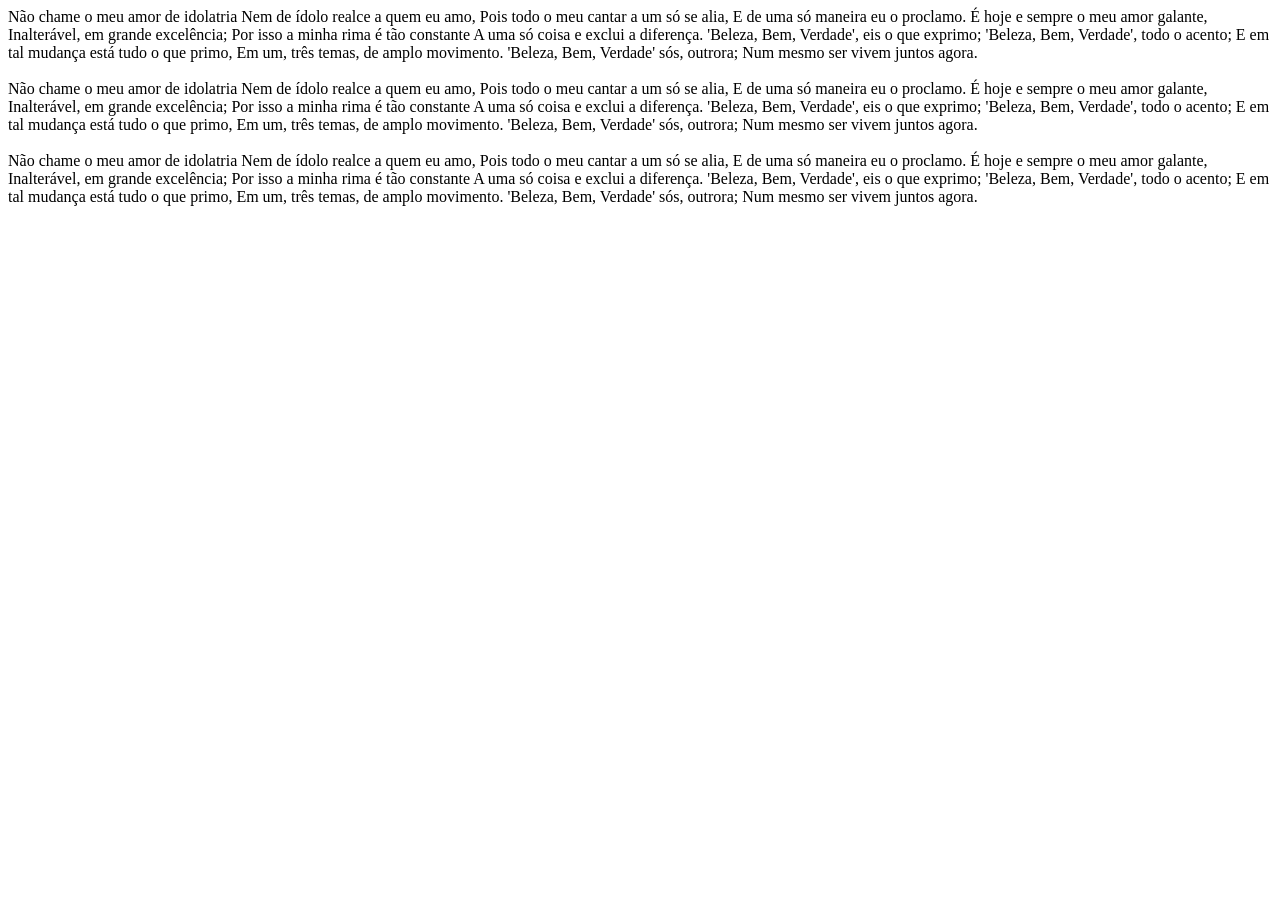
<file: Index.html>
<html> 

<head><title>senai-adam</title></head>


<style>
  
</style>


<body>


<div> Não chame o meu amor de idolatria
Nem de ídolo realce a quem eu amo,
Pois todo o meu cantar a um só se alia,
E de uma só maneira eu o proclamo.
É hoje e sempre o meu amor galante,
Inalterável, em grande excelência;
Por isso a minha rima é tão constante
A uma só coisa e exclui a diferença.
'Beleza, Bem, Verdade', eis o que exprimo;
'Beleza, Bem, Verdade', todo o acento;
E em tal mudança está tudo o que primo,
Em um, três temas, de amplo movimento.
'Beleza, Bem, Verdade' sós, outrora;
Num mesmo ser vivem juntos agora. </div><br>
<div> Não chame o meu amor de idolatria
Nem de ídolo realce a quem eu amo,
Pois todo o meu cantar a um só se alia,
E de uma só maneira eu o proclamo.
É hoje e sempre o meu amor galante,
Inalterável, em grande excelência;
Por isso a minha rima é tão constante
A uma só coisa e exclui a diferença.
'Beleza, Bem, Verdade', eis o que exprimo;
'Beleza, Bem, Verdade', todo o acento;
E em tal mudança está tudo o que primo,
Em um, três temas, de amplo movimento.
'Beleza, Bem, Verdade' sós, outrora;
Num mesmo ser vivem juntos agora. </div><br>
<div> Não chame o meu amor de idolatria
Nem de ídolo realce a quem eu amo,
Pois todo o meu cantar a um só se alia,
E de uma só maneira eu o proclamo.
É hoje e sempre o meu amor galante,
Inalterável, em grande excelência;
Por isso a minha rima é tão constante
A uma só coisa e exclui a diferença.
'Beleza, Bem, Verdade', eis o que exprimo;
'Beleza, Bem, Verdade', todo o acento;
E em tal mudança está tudo o que primo,
Em um, três temas, de amplo movimento.
'Beleza, Bem, Verdade' sós, outrora;
Num mesmo ser vivem juntos agora. </div>




</body>


</html>
</file>
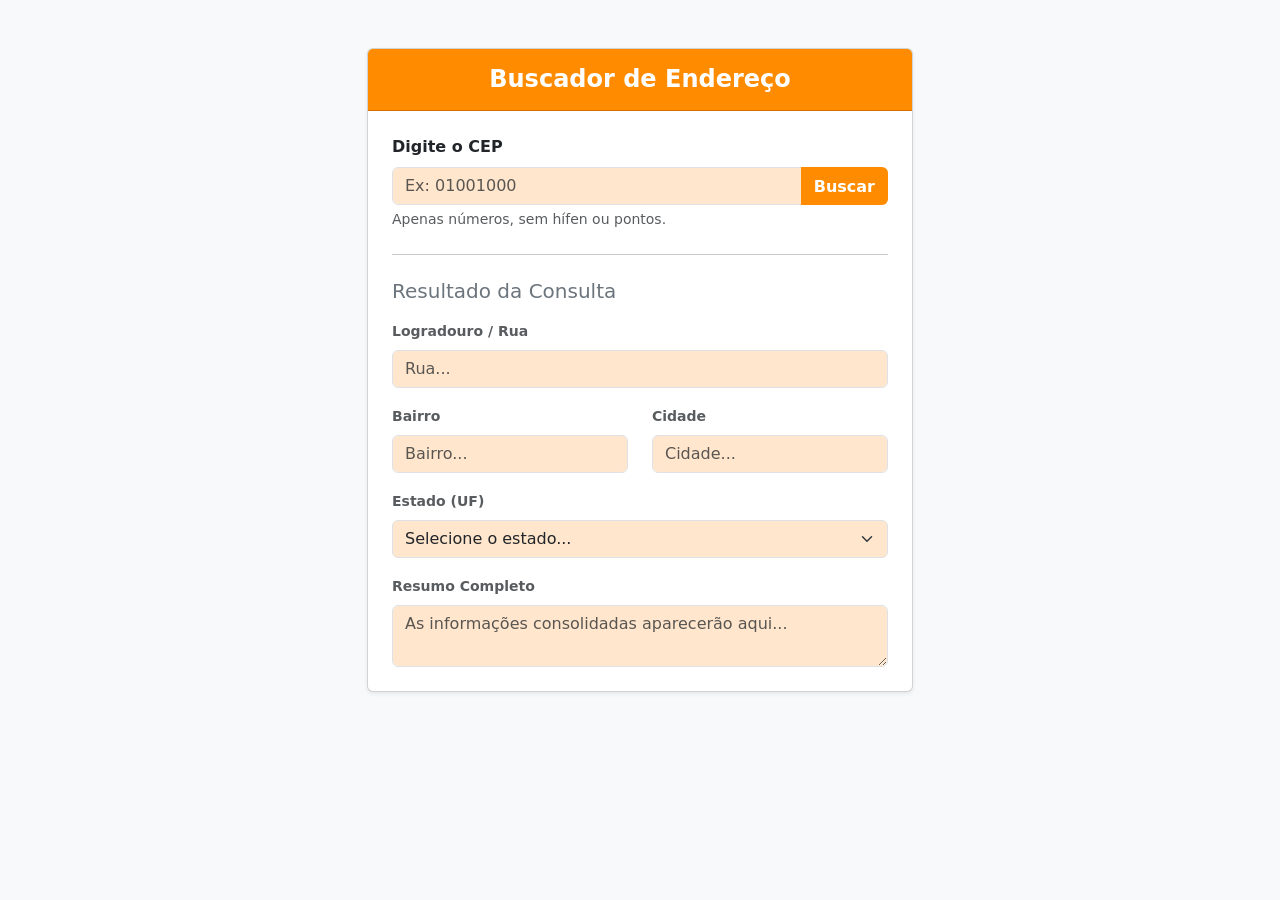
<file: index.html>
<!DOCTYPE html>
<html lang="pt-BR">
<head>
    <meta charset="UTF-8">
    <meta name="viewport" content="width=device-width, initial-scale=1.0">
    <title>Consulta de CEP</title>
    <link href="https://cdn.jsdelivr.net/npm/bootstrap@5.3.3/dist/css/bootstrap.min.css" rel="stylesheet" integrity="sha384-QWTKZyjpPEjISv5WaRU9OFeRpok6YctnYmDr5pNlyT2bRjXh0JMhjY6hW+ALEwIH" crossorigin="anonymous">

    <style>
    body {
        background-image: url('https://images.unsplash.com/photo-1524661135-423995f22d0b?q=80&w=1920') !important;
        background-size: cover;
        background-position: center; 
        background-attachment: fixed; 
        background-repeat: no-repeat;
    }

<<<<<<< HEAD

=======
>>>>>>> f93132d206bbe3f8fc8f8eed35f7963889ac0b56
    .clima-box {
        position: fixed;
        top: 20px;
        right: 20px;
        z-index: 1050;
        min-width: 220px;
        background-color: rgba(255, 255, 255, 0.95);
        border-left: 5px solid #ff8c00;
        transition: all 0.3s ease;
    }

    .form-control:placeholder-shown,
    .form-select { 
        background-color: #ffe6cc !important; 
    }

    .form-control:not(:placeholder-shown),
    .form-control-preenchido {
        background-color: #ffffff !important;
    }
</style>
</head>
<body class="bg-light">

    <div id="climaCard" class="card shadow-sm clima-box d-none">
        <div class="card-body p-3">
            <h6 class="card-title text-muted small fw-bold mb-1">Clima Atual</h6>
            <div class="d-flex align-items-center justify-content-between">
                <div>
                    <h4 class="mb-0 fw-bold text-dark" id="climaTemp">--°C</h4>
                    <small class="text-secondary" id="climaCidade">--</small>
                </div>
                <div class="fs-1" id="climaIcone">☀️</div>
            </div>
            <div class="text-muted small mt-1" id="climaCondicao">Buscando...</div>
        </div>
    </div>

    <div class="container py-5">
        <div class="row justify-content-center">
            <div class="col-md-6">
                
                <div class="card shadow-sm">
                    <div class="card-header text-white text-center py-3" style="background-color: #ff8c00;">
                        <h4 class="mb-0 fw-bold">Buscador de Endereço</h4>
                    </div>
                    <div class="card-body p-4">
                        
                        <div class="mb-4">
                            <label for="myInput" class="form-label fw-bold">Digite o CEP</label>
                            <div class="input-group">
                                <input type="text" id="myInput" class="form-control" placeholder="Ex: 01001000" maxlength="8">
                                <button class="btn text-white fw-bold" type="button" onclick="myFunction()" style="background-color: #ff8c00;">
                                    <span class="align-middle">Buscar</span>
                                </button>
                            </div>
                            <div class="form-text">Apenas números, sem hífen ou pontos.</div>
                        </div>

                        <hr class="my-4">

                        <h5 class="card-title mb-3 text-secondary">Resultado da Consulta</h5>
                        
                        <div class="mb-3">
                            <label class="form-label text-muted small fw-bold">Logradouro / Rua</label>
                            <input type="text" id="rua" class="form-control" readonly placeholder="Rua...">
                        </div>

                        <div class="row">
                            <div class="col-6 mb-3">
                                <label class="form-label text-muted small fw-bold">Bairro</label>
                                <input type="text" id="bairro" class="form-control" readonly placeholder="Bairro...">
                            </div>
                            <div class="col-6 mb-3">
                                <label class="form-label text-muted small fw-bold">Cidade</label>
                                <input type="text" id="cidade" class="form-control" readonly placeholder="Cidade...">
                            </div>
                        </div>

                        <div class="mb-3">
                            <label class="form-label text-muted small fw-bold">Estado (UF)</label>
                            <select id="estado" class="form-select" required style="pointer-events: none; touch-action: none;">
                                <option value="" selected disabled hidden>Selecione o estado...</option>
                                <option value="AC">Acre</option>
                                <option value="AL">Alagoas</option>
                                <option value="AP">Amapá</option>
                                <option value="AM">Amazonas</option>
                                <option value="BA">Bahia</option>
                                <option value="CE">Ceará</option>
                                <option value="DF">Distrito Federal</option>
                                <option value="ES">Espírito Santo</option>
                                <option value="GO">Goiás</option>
                                <option value="MA">Maranhão</option>
                                <option value="MT">Mato Grosso</option>
                                <option value="MS">Mato Grosso do Sul</option>
                                <option value="MG">Minas Gerais</option>
                                <option value="PA">Pará</option>
                                <option value="PB">Paraíba</option>
                                <option value="PR">Paraná</option>
                                <option value="PE">Pernambuco</option>
                                <option value="PI">Piauí</option>
                                <option value="RJ">Rio de Janeiro</option>
                                <option value="RN">Rio Grande do Norte</option>
                                <option value="RS">Rio Grande do Sul</option>
                                <option value="RO">Rondônia</option>
                                <option value="RR">Roraima</option>
                                <option value="SC">Santa Catarina</option>
                                <option value="SP">São Paulo</option>
                                <option value="SE">Sergipe</option>
                                <option value="TO">Tocantins</option>
                            </select>
                        </div>

                        <div class="mb-0">
                            <label class="form-label text-muted small fw-bold">Resumo Completo</label>
                            <textarea id="resumo" class="form-control" rows="2" readonly placeholder="As informações consolidadas aparecerão aqui..."></textarea>
                        </div>

                    </div>
                </div>

            </div>
        </div>
    </div>

    <script>
        function interpretarWMO(codigo) {
            const tabela = {
                0: { texto: "Céu limpo", icone: "☀️" },
                1: { texto: "Principalmente limpo", icone: "🌤️" },
                2: { texto: "Parcialmente nublado", icone: "⛅" },
                3: { texto: "Encoberto", icone: "☁️" },
                45: { texto: "Névoa", icone: "🌫️" },
                48: { texto: "Névoa com geada", icone: "🌫️" },
                51: { texto: "Chuva leve", icone: "🌧️" },
                53: { texto: "Chuva moderada", icone: "🌧️" },
                55: { texto: "Chuva densa", icone: "🌧️" },
                61: { texto: "Chuva fraca", icone: "🌧️" },
                63: { texto: "Chuva moderada", icone: "🌧️" },
                65: { texto: "Chuva forte", icone: "🌧️" },
                71: { texto: "Neve leve", icone: "❄️" },
                73: { texto: "Neve moderada", icone: "❄️" },
                75: { texto: "Neve forte", icone: "❄️" },
                77: { texto: "Granizo", icone: "🌨️" },
                80: { texto: "Pancadas de chuva leves", icone: "🌦️" },
                81: { texto: "Pancadas de chuva moderadas", icone: "🌦️" },
                82: { texto: "Pancadas de chuva violentas", icone: "⛈️" },
                95: { texto: "Trovoada leve/moderada", icone: "⛈️" },
                96: { texto: "Trovoada com granizo leve", icone: "⛈️" },
                99: { texto: "Trovoada com granizo forte", icone: "⛈️" }
            };
            return tabela[codigo] || { texto: "Desconhecido", icone: "🌍" };
        }

        async function buscarClima(cidade, uf) {
            try {
                const geoUrl = `https://nominatim.openstreetmap.org/search?city=${encodeURIComponent(cidade)}&state=${encodeURIComponent(uf)}&country=Brazil&format=json&limit=1`;
                const geoResponse = await fetch(geoUrl);
                const geoData = await geoResponse.json();

                if (!geoData || geoData.length === 0) return;

                const lat = geoData[0].lat;
                const lon = geoData[0].lon;

                const weatherUrl = `https://api.open-meteo.com/v1/forecast?latitude=${lat}&longitude=${lon}&current_weather=true`;
                const weatherResponse = await fetch(weatherUrl);
                const weatherData = await weatherResponse.json();

                if (weatherData && weatherData.current_weather) {
                    const temp = Math.round(weatherData.current_weather.temperature);
                    const infoClima = interpretarWMO(weatherData.current_weather.weathercode);

                    document.getElementById("climaTemp").innerText = `${temp}°C`;
                    document.getElementById("climaCidade").innerText = `${cidade} - ${uf}`;
                    document.getElementById("climaCondicao").innerText = infoClima.texto;
                    document.getElementById("climaIcone").innerText = infoClima.icone;
                    
                    document.getElementById("climaCard").classList.remove("d-none");
                }
            } catch (err) {
                console.error("Erro ao buscar o clima:", err);
            }
        }

        async function myFunction() {
            let cep = document.getElementById("myInput").value;
            
            if (!cep) {
                alert("Por favor, digite um CEP.");
                return;
            }

            try {
                const response = await fetch(`https://viacep.com.br/ws/${cep}/json/`);
                const data = await response.json();

                if (data.erro) {
                    alert("CEP não encontrado.");
                    return;
                }

                const txtRua = document.getElementById("rua");
                const txtBairro = document.getElementById("bairro");
                const txtCidade = document.getElementById("cidade");
                const selectEstado = document.getElementById("estado");
                const txtResumo = document.getElementById("resumo");

                
                txtRua.value = data.logradouro || "Não informado";
                txtBairro.value = data.bairro || "Não informado";
                txtCidade.value = data.localidade;
                selectEstado.value = data.uf;
                txtResumo.value = `CEP: ${data.cep} | Localidade: ${data.localidade}-${data.uf}`;
                
                
                selectEstado.classList.add("form-control-preenchido");
                txtResumo.classList.add("form-control-preenchido");
                
<<<<<<< HEAD
=======
                
>>>>>>> f93132d206bbe3f8fc8f8eed35f7963889ac0b56
                buscarClima(data.localidade, data.uf);
                
            } catch (error) {
                console.error("Erro ao buscar o CEP:", error);
                alert("Erro ao consultar o serviço de CEP.");
            }
        }
    </script>

    <script src="https://cdn.jsdelivr.net/npm/bootstrap@5.3.3/dist/js/bootstrap.bundle.min.js" integrity="sha384-YvpcrYf0tY3lHB60NNkmXc5s9fDVZLESaAA55NDzOxhy9GkcIdslK1eN7N6jIeHz" crossorigin="anonymous"></script>
</body>
</html>
</file>
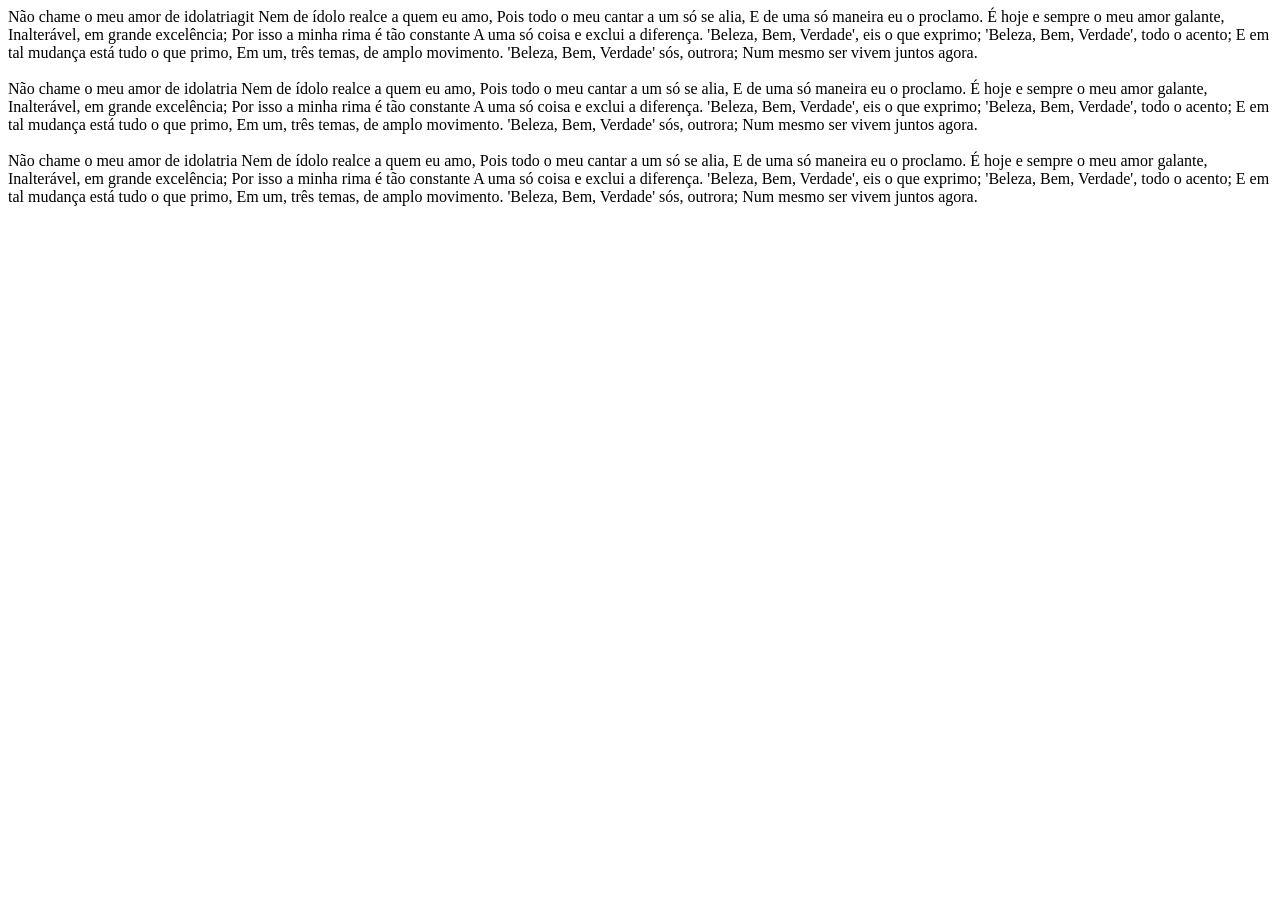
<file: index1.html>
<html> 

<head><title>senai-adam</title></head>


<style>
  
</style>


<body> 


<div>  Não chame o meu amor de idolatriagit 
Nem de ídolo realce a quem eu amo,
Pois todo o meu cantar a um só se alia,
E de uma só maneira eu o proclamo.
É hoje e sempre o meu amor galante,
Inalterável, em grande excelência;
Por isso a minha rima é tão constante
A uma só coisa e exclui a diferença.
'Beleza, Bem, Verdade', eis o que exprimo;
'Beleza, Bem, Verdade', todo o acento;
E em tal mudança está tudo o que primo,
Em um, três temas, de amplo movimento.
'Beleza, Bem, Verdade' sós, outrora;
Num mesmo ser vivem juntos agora. </div><br>
<div> Não chame o meu amor de idolatria
Nem de ídolo realce a quem eu amo,
Pois todo o meu cantar a um só se alia,
E de uma só maneira eu o proclamo.
É hoje e sempre o meu amor galante,
Inalterável, em grande excelência;
Por isso a minha rima é tão constante
A uma só coisa e exclui a diferença.
'Beleza, Bem, Verdade', eis o que exprimo;
'Beleza, Bem, Verdade', todo o acento;
E em tal mudança está tudo o que primo,
Em um, três temas, de amplo movimento.
'Beleza, Bem, Verdade' sós, outrora;
Num mesmo ser vivem juntos agora. </div><br>
<div> Não chame o meu amor de idolatria
Nem de ídolo realce a quem eu amo,
Pois todo o meu cantar a um só se alia,
E de uma só maneira eu o proclamo.
É hoje e sempre o meu amor galante,
Inalterável, em grande excelência;
Por isso a minha rima é tão constante
A uma só coisa e exclui a diferença.
'Beleza, Bem, Verdade', eis o que exprimo;
'Beleza, Bem, Verdade', todo o acento;
E em tal mudança está tudo o que primo,
Em um, três temas, de amplo movimento.
'Beleza, Bem, Verdade' sós, outrora;
Num mesmo ser vivem juntos agora. </div>




</body>


</html>
</file>
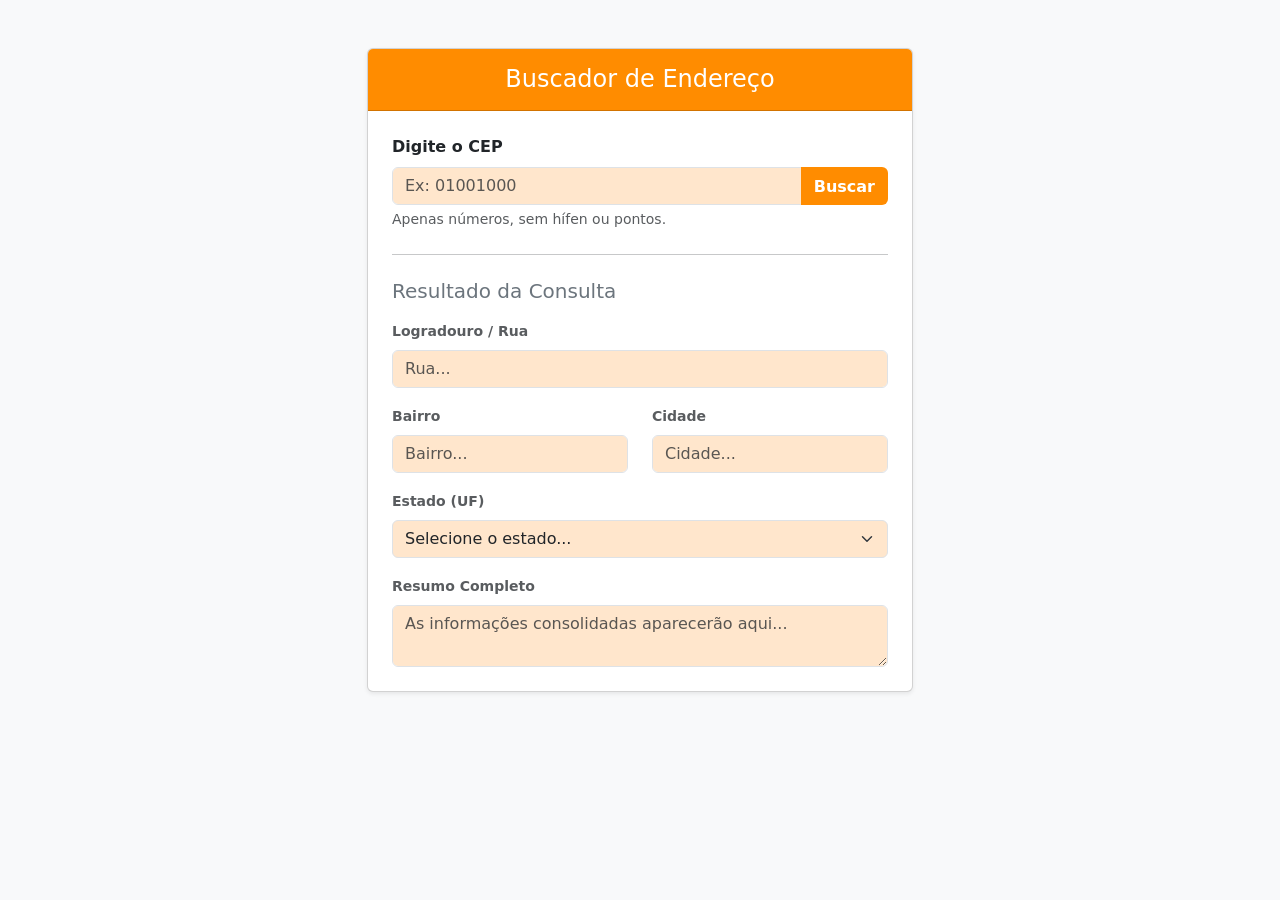
<file: javascript.html>
<!DOCTYPE html>
<html lang="pt-BR">
<head>
    <meta charset="UTF-8">
    <meta name="viewport" content="width=device-width, initial-scale=1.0">
    <title>Consulta de CEP</title>
    <link href="https://cdn.jsdelivr.net/npm/bootstrap@5.3.3/dist/css/bootstrap.min.css" rel="stylesheet" integrity="sha384-QWTKZyjpPEjISv5WaRU9OFeRpok6YctnYmDr5pNlyT2bRjXh0JMhjY6hW+ALEwIH" crossorigin="anonymous">

    <style>

    body {
        background-image: url('https://images.unsplash.com/photo-1524661135-423995f22d0b?q=80&w=1920') !important;
        background-size: cover;
        background-position: center; 
        background-attachment: fixed; 
        background-repeat: no-repeat;
    }

  
    .form-control:placeholder-shown,
    .form-select:invalid, 
    select.bg-body-secondary option[value=""] { 
        background-color: #ffe6cc !important; 
    }

    .form-control:not(:placeholder-shown),
    .form-control-preenchido {
        background-color: #ffffff !important;
    }
</style>
</head>
<body class="bg-light">

    <div class="container py-5">
        <div class="row justify-content-center">
            <div class="col-md-6">
                
                <div class="card shadow-sm">
                    <div class="card-header text-white text-center py-3" style="background-color: #ff8c00;">
                        <h4 class="mb-0" fw-bold>Buscador de Endereço</h4>
                    </div>
                    <div class="card-body p-4">
                        
                        <div class="mb-4">
                            <label for="myInput" class="form-label fw-bold">Digite o CEP</label>
                            <div class="input-group">
                                <input type="text" id="myInput" class="form-control" placeholder="Ex: 01001000" maxlength="8">
                               <button class="btn text-white fw-bold" type="button" onclick="myFunction()" style="background-color: #ff8c00;">
                                    <span class="align-middle">Buscar</span>
                                </button>
                            </div>
                            <div class="form-text">Apenas números, sem hífen ou pontos.</div>
                        </div>

                        <hr class="my-4">

                        <h5 class="card-title mb-3 text-secondary">Resultado da Consulta</h5>
                        
                        <div class="mb-3">
                            <label class="form-label text-muted small fw-bold">Logradouro / Rua</label>
                            <input type="text" id="rua" class="form-control" readonly placeholder="Rua...">
                        </div>

                        <div class="row">
                            <div class="col-6 mb-3">
                                <label class="form-label text-muted small fw-bold">Bairro</label>
                                <input type="text" id="bairro" class="form-control" readonly placeholder="Bairro...">
                            </div>
                            <div class="col-6 mb-3">
                                <label class="form-label text-muted small fw-bold">Cidade</label>
                                <input type="text" id="cidade" class="form-control" readonly placeholder="Cidade...">
                            </div>
                        </div>

                        <div class="mb-3">
                            <label class="form-label text-muted small fw-bold">Estado (UF)</label>
                            <select id="estado" class="form-select" required style="pointer-events: none; touch-action: none;">
                                <option value="" selected disabled hidden>Selecione o estado...</option>
                                <option value="AC">Acre</option>
                                <option value="AL">Alagoas</option>
                                <option value="AP">Amapá</option>
                                <option value="AM">Amazonas</option>
                                <option value="BA">Bahia</option>
                                <option value="CE">Ceará</option>
                                <option value="DF">Distrito Federal</option>
                                <option value="ES">Espírito Santo</option>
                                <option value="GO">Goiás</option>
                                <option value="MA">Maranhão</option>
                                <option value="MT">Mato Grosso</option>
                                <option value="MS">Mato Grosso do Sul</option>
                                <option value="MG">Minas Gerais</option>
                                <option value="PA">Pará</option>
                                <option value="PB">Paraíba</option>
                                <option value="PR">Paraná</option>
                                <option value="PE">Pernambuco</option>
                                <option value="PI">Piauí</option>
                                <option value="RJ">Rio de Janeiro</option>
                                <option value="RN">Rio Grande do Norte</option>
                                <option value="RS">Rio Grande do Sul</option>
                                <option value="RO">Rondônia</option>
                                <option value="RR">Roraima</option>
                                <option value="SC">Santa Catarina</option>
                                <option value="SP">São Paulo</option>
                                <option value="SE">Sergipe</option>
                                <option value="TO">Tocantins</option>
                            </select>
                        </div>

                        <div class="mb-0">
                            <label class="form-label text-muted small fw-bold">Resumo Completo</label>
                            <textarea id="resumo" class="form-control" rows="2" readonly placeholder="As informações consolidadas aparecerão aqui..."></textarea>
                        </div>

                    </div>
                </div>

            </div>
        </div>
    </div>

    <script>
        async function myFunction() {
            let cep = document.getElementById("myInput").value;
            
            if (!cep) {
                alert("Por favor, digite um CEP.");
                return;
            }

            try {
                const response = await fetch(`https://viacep.com.br/ws/${cep}/json/`);
                const data = await response.json();

                if (data.erro) {
                    alert("CEP não encontrado.");
                    return;
                }

               
                const txtRua = document.getElementById("rua");
                const txtBairro = document.getElementById("bairro");
                const txtCidade = document.getElementById("cidade");
                const selectEstado = document.getElementById("estado");
                const txtResumo = document.getElementById("resumo");

               
                txtRua.value = data.logradouro || "Não informado";
                txtBairro.value = data.bairro || "Não informado";
                txtCidade.value = data.localidade;
                selectEstado.value = data.uf;
                txtResumo.value = `CEP: ${data.cep} | Localidade: ${data.localidade}-${data.uf}`;
                
              
                selectEstado.classList.add("form-control-preenchido");
                txtResumo.classList.add("form-control-preenchido");
                
            } catch (error) {
                console.error("Erro ao buscar o CEP:", error);
                alert("Erro ao consultar o serviço de CEP.");
            }
        }
    </script>

    <script src="https://cdn.jsdelivr.net/npm/bootstrap@5.3.3/dist/js/bootstrap.bundle.min.js" integrity="sha384-YvpcrYf0tY3lHB60NNkmXc5s9fDVZLESaAA55NDzOxhy9GkcIdslK1eN7N6jIeHz" crossorigin="anonymous"></script>
</body>
</html>
</file>
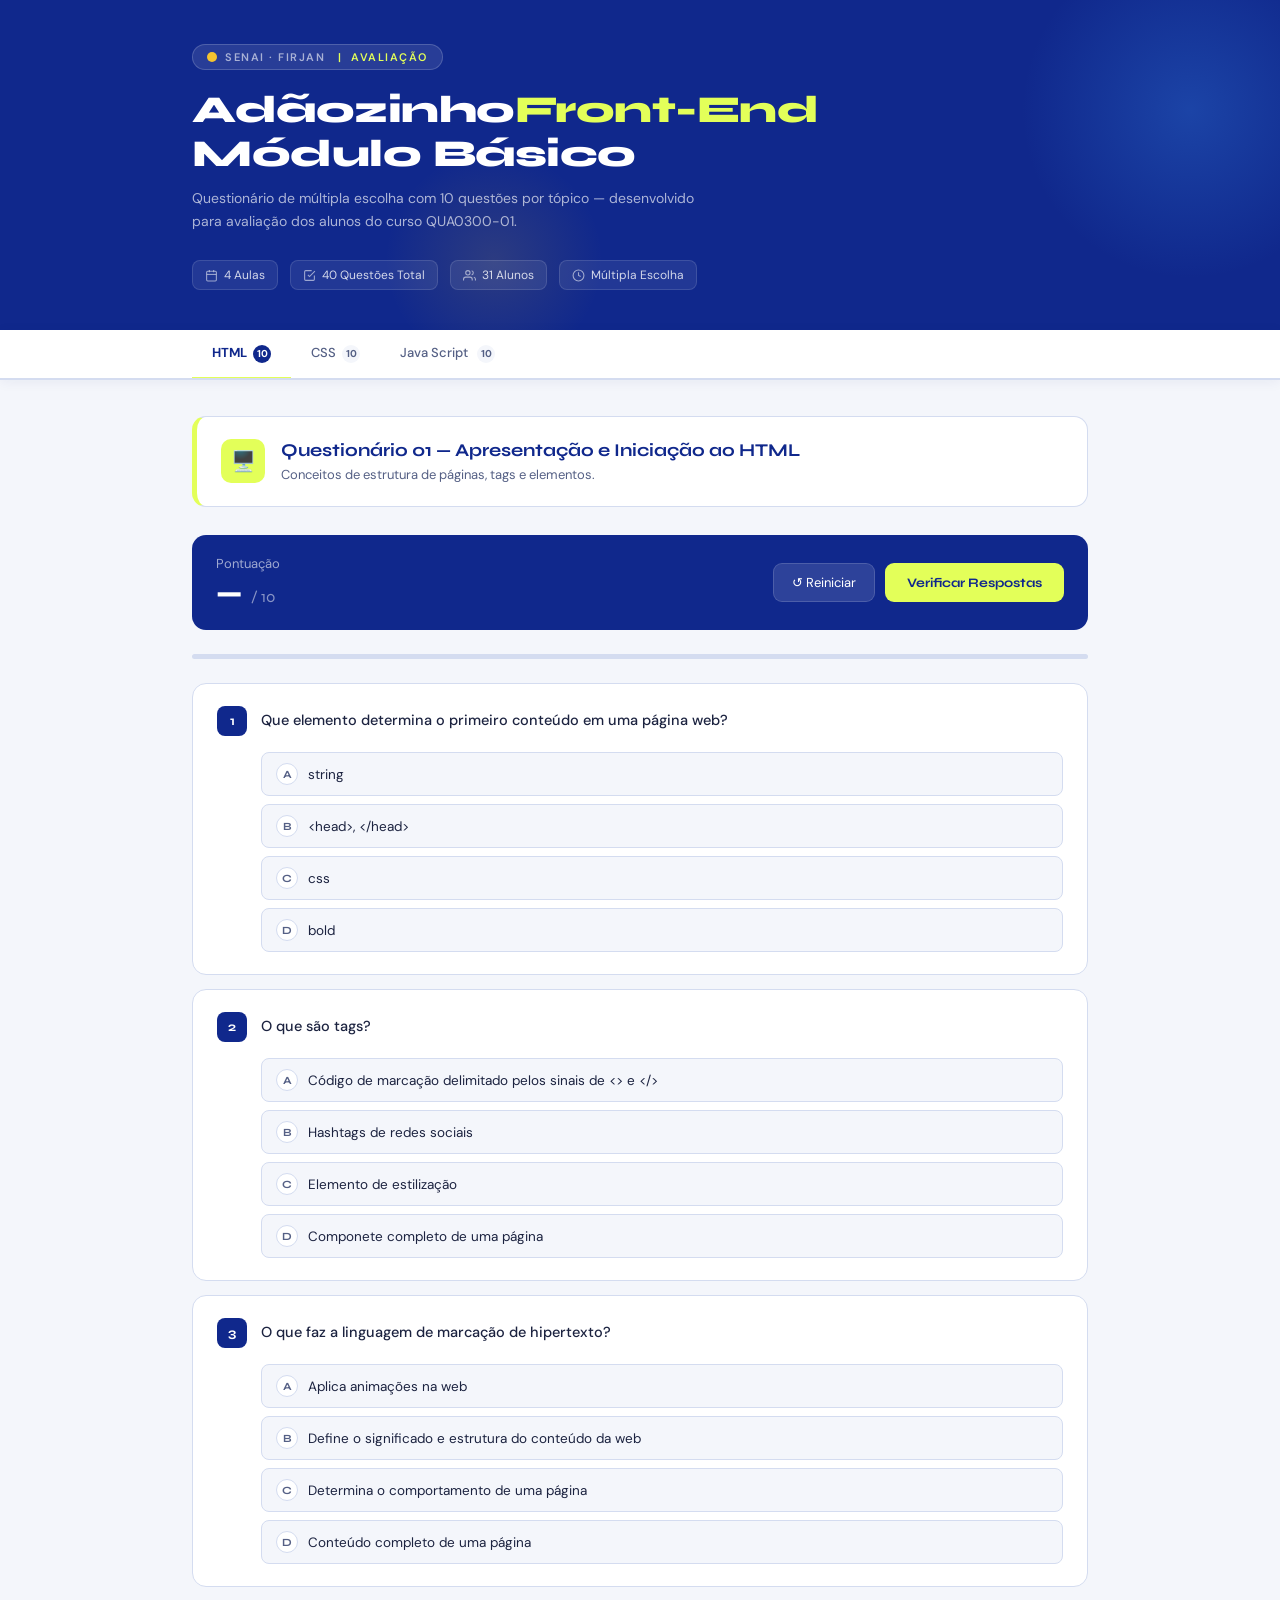
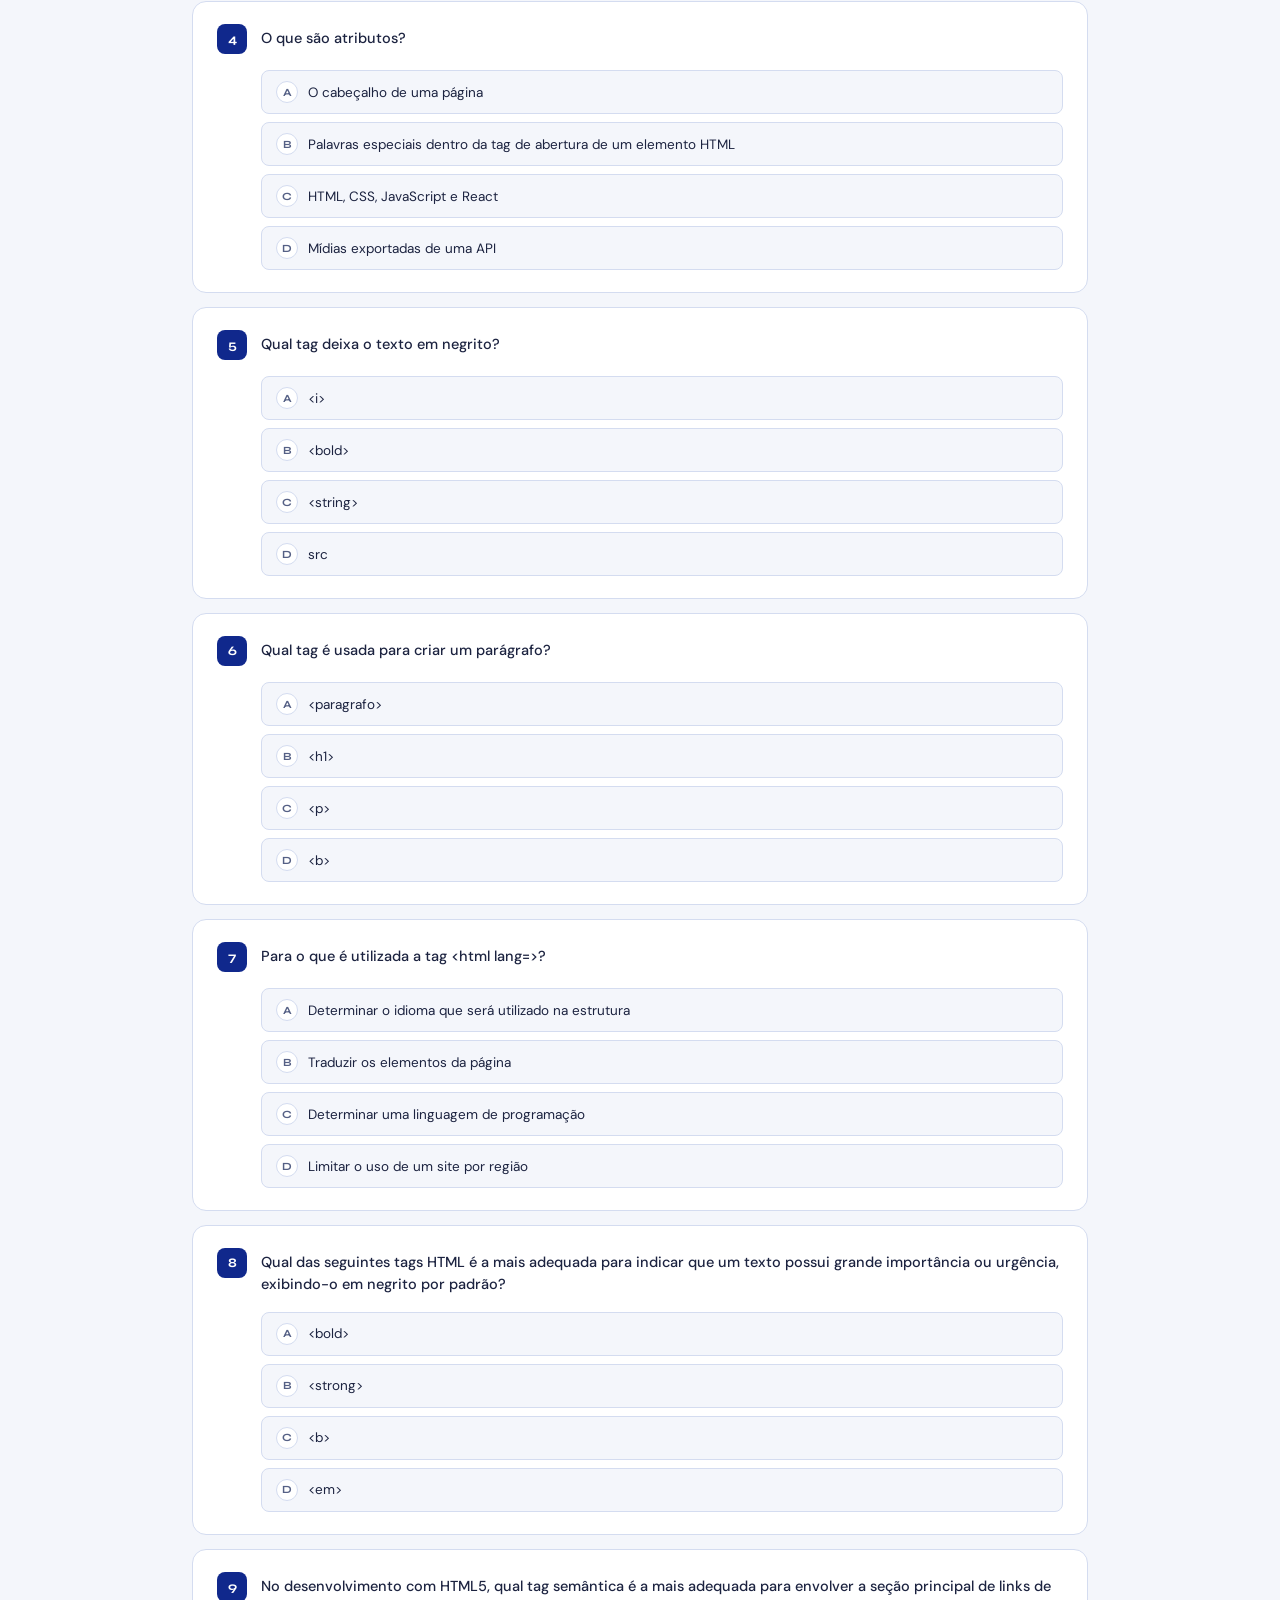
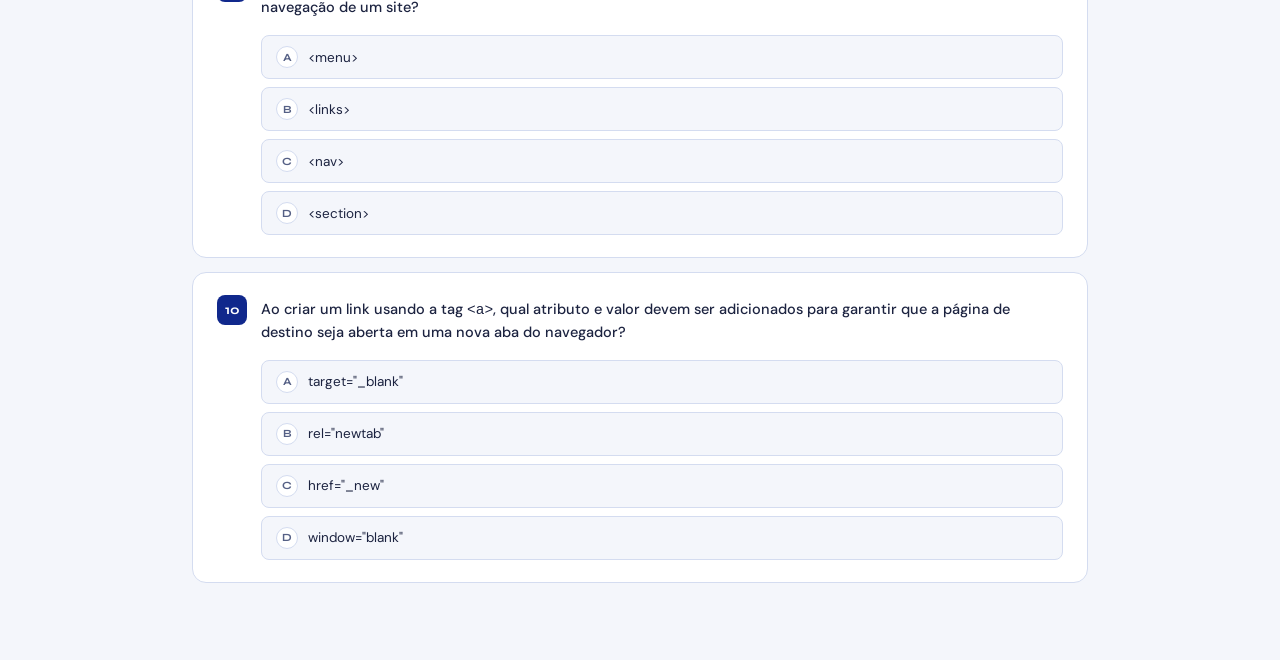
<file: quiz_programador_frontend_senai.html>
<!DOCTYPE html>
<html lang="pt-BR">
<head>
<meta charset="UTF-8">
<meta name="viewport" content="width=device-width, initial-scale=1.0">
<title>Questionário — Programador Front-End | SENAI</title>
<link rel="stylesheet" href="style.css">
</head>
<body>

<header>
  <div class="header-inner">
    <div class="header-badge">
      <svg width="10" height="10" viewBox="0 0 10 10" fill="none"><circle cx="5" cy="5" r="5" fill="#F4C430"/></svg>
      <span>SENAI · FIRJAN</span> &nbsp;|&nbsp; Avaliação
    </div>
    <h1>Adãozinho<em>Front-End</em><br>Módulo Básico</h1>
    <p class="header-sub">Questionário de múltipla escolha com 10 questões por tópico — desenvolvido para avaliação dos alunos do curso QUA0300-01.</p>
    <div class="header-meta">
      <div class="meta-chip">
        <svg width="13" height="13" viewBox="0 0 24 24" fill="none" stroke="currentColor" stroke-width="2"><rect x="3" y="4" width="18" height="18" rx="2"/><line x1="16" y1="2" x2="16" y2="6"/><line x1="8" y1="2" x2="8" y2="6"/><line x1="3" y1="10" x2="21" y2="10"/></svg>
        4 Aulas
      </div>
      <div class="meta-chip">
        <svg width="13" height="13" viewBox="0 0 24 24" fill="none" stroke="currentColor" stroke-width="2"><path d="M9 11l3 3L22 4"/><path d="M21 12v7a2 2 0 01-2 2H5a2 2 0 01-2-2V5a2 2 0 012-2h11"/></svg>
        40 Questões Total
      </div>
      <div class="meta-chip">
        <svg width="13" height="13" viewBox="0 0 24 24" fill="none" stroke="currentColor" stroke-width="2"><path d="M17 21v-2a4 4 0 00-4-4H5a4 4 0 00-4 4v2"/><circle cx="9" cy="7" r="4"/><path d="M23 21v-2a4 4 0 00-3-3.87"/><path d="M16 3.13a4 4 0 010 7.75"/></svg>
        31 Alunos
      </div>
      <div class="meta-chip">
        <svg width="13" height="13" viewBox="0 0 24 24" fill="none" stroke="currentColor" stroke-width="2"><circle cx="12" cy="12" r="10"/><polyline points="12 6 12 12 16 14"/></svg>
        Múltipla Escolha
      </div>
    </div>
  </div>
</header>

<div class="tabs-bar">
  <div class="tabs-inner">
    <button class="tab-btn active" onclick="showTab(0)">HTML<span class="tab-num">10</span></button>
    <button class="tab-btn" onclick="showTab(1)">CSS<span class="tab-num">10</span></button>
    <button class="tab-btn" onclick="showTab(2)">Java Script <span class="tab-num">10</span></button>
    <button class="tab-btn" onclick="showTab(3)" style="display:none">🐳 Aula 04 — Docker <span class="tab-num">10</span></button>
    <button class="tab-btn" onclick="showTab(4)" style="display:none">📋 Guia Google Forms</button>
  </div>
</div>

<main>

<!-- ══════════════════════════ AULA 01 ══════════════════════════ -->
<div class="section active" id="section-0">
  <div class="section-header">
    <div class="section-icon">🖥️</div>
    <div class="section-info">
      <h2>Questionário 01 — Apresentação e Iniciação ao HTML</h2>
      <p>Conceitos de estrutura de páginas, tags e elementos.</p>
    </div>
  </div>
  <div class="score-box" id="score-0">
    <div>
      <div class="score-label">Pontuação</div>
      <div class="score-value" id="scoreVal-0">— <span>/ 10</span></div>
    </div>
    <div style="display:flex;gap:10px;flex-wrap:wrap">
      <button class="reset-btn" onclick="resetSection(0)">↺ Reiniciar</button>
      <button class="check-btn" onclick="checkSection(0)">Verificar Respostas</button>
    </div>
  </div>
  <div class="progress-bar-wrap"><div class="progress-bar-fill" id="prog-0" style="width:0%"></div></div>
  <div id="questions-0"></div>
</div>

<!-- ══════════════════════════ AULA 02 ══════════════════════════ -->
<div class="section" id="section-1">
  <div class="section-header">
    <div class="section-icon">📁</div>
    <div class="section-info">
      <h2>Aula 02 — Manipulação de Arquivos e Ética Digital</h2>
      <p>Estrutura de diretórios, tipos de arquivos, direitos autorais, LGPD, Marco Civil da Internet e licenças de software.</p>
    </div>
  </div>
  <div class="score-box" id="score-1">
    <div>
      <div class="score-label">Pontuação</div>
      <div class="score-value" id="scoreVal-1">— <span>/ 10</span></div>
    </div>
    <div style="display:flex;gap:10px;flex-wrap:wrap">
      <button class="reset-btn" onclick="resetSection(1)">↺ Reiniciar</button>
      <button class="check-btn" onclick="checkSection(1)">Verificar Respostas</button>
    </div>
  </div>
  <div class="progress-bar-wrap"><div class="progress-bar-fill" id="prog-1" style="width:0%"></div></div>
  <div id="questions-1"></div>
</div>

<!-- ══════════════════════════ AULA 03 ══════════════════════════ -->
<div class="section" id="section-2">
  <div class="section-header">
    <div class="section-icon">🔀</div>
    <div class="section-info">
      <h2>Aula 03 — Gestão de Projetos e Git Básico</h2>
      <p>Gestão de projetos, metodologias ágil vs. tradicional, ferramentas colaborativas (Trello, GitHub), controle de versão e comandos Git.</p>
    </div>
  </div>
  <div class="score-box" id="score-2">
    <div>
      <div class="score-label">Pontuação</div>
      <div class="score-value" id="scoreVal-2">— <span>/ 10</span></div>
    </div>
    <div style="display:flex;gap:10px;flex-wrap:wrap">
      <button class="reset-btn" onclick="resetSection(2)">↺ Reiniciar</button>
      <button class="check-btn" onclick="checkSection(2)">Verificar Respostas</button>
    </div>
  </div>
  <div class="progress-bar-wrap"><div class="progress-bar-fill" id="prog-2" style="width:0%"></div></div>
  <div id="questions-2"></div>
</div>

<!-- ══════════════════════════ AULA 04 ══════════════════════════ -->
<div class="section" id="section-3">
  <div class="section-header">
    <div class="section-icon">🐳</div>
    <div class="section-info">
      <h2>Aula 04 — Introdução ao Docker e Fechamento do Módulo</h2>
      <p>Virtualização, diferença entre VM e Container, conceitos-chave do Docker (Image, Container, Dockerfile, Docker Hub) e comandos básicos.</p>
    </div>
  </div>
  <div class="score-box" id="score-3">
    <div>
      <div class="score-label">Pontuação</div>
      <div class="score-value" id="scoreVal-3">— <span>/ 10</span></div>
    </div>
    <div style="display:flex;gap:10px;flex-wrap:wrap">
      <button class="reset-btn" onclick="resetSection(3)">↺ Reiniciar</button>
      <button class="check-btn" onclick="checkSection(3)">Verificar Respostas</button>
    </div>
  </div>
  <div class="progress-bar-wrap"><div class="progress-bar-fill" id="prog-3" style="width:0%"></div></div>
  <div id="questions-3"></div>
</div>

<!-- ══════════════════════════ GUIA ══════════════════════════ -->
<div class="section" id="section-4">
  <div class="section-header">
    <div class="section-icon">📋</div>
    <div class="section-info">
      <h2>Como importar para o Google Forms</h2>
      <p>Passo a passo para criar o formulário de avaliação no Google Forms com todas as 40 questões.</p>
    </div>
  </div>
  <div class="export-guide">
    <h3>📋 Passos para criar o Google Forms</h3>
    <div class="steps">
      <div class="step"><strong>Passo 1</strong>Acesse forms.google.com e clique em "+" para criar um novo formulário.</div>
      <div class="step"><strong>Passo 2</strong>Dê o título: "Avaliação — Programador Front-End | Módulo Básico".</div>
      <div class="step"><strong>Passo 3</strong>Adicione uma seção por aula (botão de seção). Nomeie cada seção com o título da aula.</div>
      <div class="step"><strong>Passo 4</strong>Para cada pergunta, escolha o tipo "Múltipla escolha" e cole a pergunta + alternativas desta página.</div>
      <div class="step"><strong>Passo 5</strong>Ative "Gabarito" (botão roxo "Questionário" nas configurações) e marque a alternativa correta em cada questão.</div>
      <div class="step"><strong>Passo 6</strong>Nas configurações, ative "Reúna endereços de e-mail" para identificar os 31 alunos.</div>
    </div>
  </div>
  <div id="gabarito-list"></div>
</div>

</main>

<script src="script.js"></script>
</body>
</html>
</file>
<file: style.css>
@import url('https://fonts.googleapis.com/css2?family=Syne:wght@400;600;700;800&family=DM+Sans:ital,wght@0,300;0,400;0,500;1,400&display=swap');

  :root {
    --blue-deep: #10288C;
    --blue-mid:  #E3FF59;
    --blue-bright: #E3FF59;
    --gold: #E3FF59;
    --teal: #00C9A7;
    --bg: #F4F6FB;
    --white: #FFFFFF;
    --text: #1C2340;
    --text-light: #556085;
    --border: #D4DCF0;
    --correct: #00C9A7;
    --radius: 14px;
  }

  * { box-sizing: border-box; margin: 0; padding: 0; }

  body {
    font-family: 'DM Sans', sans-serif;
    background: var(--bg);
    color: var(--text);
    min-height: 100vh;
  }

  /* ── HEADER ── */
  header {
    background: var(--blue-deep);
    color: white;
    padding: 0;
    position: relative;
    overflow: hidden;
  }
  header::before {
    content: '';
    position: absolute;
    top: -60px; right: -80px;
    width: 340px; height: 340px;
    background: radial-gradient(circle, rgba(61,150,245,0.25) 0%, transparent 70%);
    border-radius: 50%;
  }
  header::after {
    content: '';
    position: absolute;
    bottom: -40px; left: 30%;
    width: 220px; height: 220px;
    background: radial-gradient(circle, rgba(244,196,48,0.12) 0%, transparent 70%);
    border-radius: 50%;
  }
  .header-inner {
    max-width: 960px;
    margin: 0 auto;
    padding: 44px 32px 40px;
    position: relative;
    z-index: 2;
  }
  .header-badge {
    display: inline-flex;
    align-items: center;
    gap: 8px;
    background: rgba(255,255,255,0.1);
    border: 1px solid rgba(255,255,255,0.18);
    border-radius: 50px;
    padding: 5px 14px;
    font-size: 11px;
    letter-spacing: 1.5px;
    text-transform: uppercase;
    font-weight: 600;
    color: var(--gold);
    margin-bottom: 18px;
  }
  .header-badge span { color: rgba(255,255,255,0.6); }
  h1 {
    font-family: 'Syne', sans-serif;
    font-size: clamp(24px, 4vw, 38px);
    font-weight: 800;
    line-height: 1.15;
    margin-bottom: 12px;
    letter-spacing: -0.5px;
  }
  h1 em { color: var(--gold); font-style: normal; }
  .header-sub {
    font-size: 14px;
    color: rgba(255,255,255,0.65);
    max-width: 520px;
    line-height: 1.6;
    margin-bottom: 28px;
  }
  .header-meta {
    display: flex;
    flex-wrap: wrap;
    gap: 12px;
  }
  .meta-chip {
    display: flex;
    align-items: center;
    gap: 6px;
    background: rgba(255,255,255,0.08);
    border: 1px solid rgba(255,255,255,0.12);
    border-radius: 8px;
    padding: 6px 12px;
    font-size: 12px;
    color: rgba(255,255,255,0.8);
  }
  .meta-chip svg { opacity: 0.7; flex-shrink: 0; }

  /* ── TABS ── */
  .tabs-bar {
    background: var(--white);
    border-bottom: 2px solid var(--border);
    position: sticky;
    top: 0;
    z-index: 100;
    box-shadow: 0 2px 12px rgba(10,36,99,0.06);
  }
  .tabs-inner {
    max-width: 960px;
    margin: 0 auto;
    padding: 0 32px;
    display: flex;
    gap: 0;
    overflow-x: auto;
    scrollbar-width: none;
  }
  .tabs-inner::-webkit-scrollbar { display: none; }
  .tab-btn {
    flex-shrink: 0;
    padding: 14px 20px;
    border: none;
    background: none;
    cursor: pointer;
    font-family: 'DM Sans', sans-serif;
    font-size: 13px;
    font-weight: 500;
    color: var(--text-light);
    border-bottom: 3px solid transparent;
    margin-bottom: -2px;
    transition: all 0.2s;
    white-space: nowrap;
  }
  .tab-btn:hover { color: var(--blue-mid); }
  .tab-btn.active {
    color: var(--blue-deep);
    font-weight: 700;
    border-bottom-color: var(--blue-bright);
  }
  .tab-btn .tab-num {
    display: inline-flex;
    align-items: center;
    justify-content: center;
    width: 18px; height: 18px;
    border-radius: 50%;
    background: var(--bg);
    font-size: 10px;
    font-weight: 700;
    margin-left: 6px;
    color: var(--text-light);
  }
  .tab-btn.active .tab-num {
    background: var(--blue-deep);
    color: white;
  }

  /* ── MAIN ── */
  main {
    max-width: 960px;
    margin: 0 auto;
    padding: 36px 32px 64px;
  }

  /* ── SECTION ── */
  .section { display: none; }
  .section.active { display: block; }

  .section-header {
    display: flex;
    align-items: flex-start;
    gap: 16px;
    margin-bottom: 28px;
    padding: 22px 24px;
    background: var(--white);
    border-radius: var(--radius);
    border: 1px solid var(--border);
    border-left: 5px solid var(--blue-bright);
  }
  .section-icon {
    width: 44px; height: 44px;
    border-radius: 10px;
    background: linear-gradient(135deg, var(--blue-mid), var(--blue-bright));
    display: flex; align-items: center; justify-content: center;
    flex-shrink: 0;
    font-size: 20px;
  }
  .section-info h2 {
    font-family: 'Syne', sans-serif;
    font-size: 18px;
    font-weight: 700;
    color: var(--blue-deep);
    margin-bottom: 4px;
  }
  .section-info p {
    font-size: 13px;
    color: var(--text-light);
    line-height: 1.5;
  }

  /* ── QUESTION CARD ── */
  .question-card {
    background: var(--white);
    border: 1px solid var(--border);
    border-radius: var(--radius);
    padding: 22px 24px;
    margin-bottom: 14px;
    transition: box-shadow 0.2s;
  }
  .question-card:hover {
    box-shadow: 0 4px 20px rgba(10,36,99,0.08);
  }
  .q-header {
    display: flex;
    align-items: flex-start;
    gap: 14px;
    margin-bottom: 16px;
  }
  .q-number {
    flex-shrink: 0;
    width: 30px; height: 30px;
    border-radius: 8px;
    background: var(--blue-deep);
    color: white;
    font-family: 'Syne', sans-serif;
    font-size: 13px;
    font-weight: 700;
    display: flex; align-items: center; justify-content: center;
  }
  .q-text {
    font-size: 14.5px;
    font-weight: 500;
    line-height: 1.5;
    color: var(--text);
    padding-top: 4px;
  }
  .options {
    display: flex;
    flex-direction: column;
    gap: 8px;
    padding-left: 44px;
  }
  .option {
    display: flex;
    align-items: center;
    gap: 10px;
    padding: 10px 14px;
    border-radius: 8px;
    border: 1.5px solid var(--border);
    cursor: pointer;
    transition: all 0.15s;
    font-size: 13.5px;
    color: var(--text);
    background: var(--bg);
    user-select: none;
  }
  .option:hover {
    border-color: var(--blue-bright);
    background: rgba(61,150,245,0.06);
  }
  .option.selected {
    border-color: var(--blue-mid);
    background: rgba(30,95,168,0.07);
    color: var(--blue-deep);
    font-weight: 500;
  }
  .option.correct {
    border-color: var(--correct);
    background: rgba(0,201,167,0.08);
    color: #007A63;
    font-weight: 600;
  }
  .option.wrong {
    border-color: #FF5C5C;
    background: rgba(255,92,92,0.07);
    color: #C0392B;
  }
  .option-letter {
    flex-shrink: 0;
    width: 22px; height: 22px;
    border-radius: 50%;
    border: 1.5px solid var(--border);
    display: flex; align-items: center; justify-content: center;
    font-size: 11px;
    font-weight: 700;
    font-family: 'Syne', sans-serif;
    background: white;
    color: var(--text-light);
    transition: all 0.15s;
  }
  .option.selected .option-letter {
    background: var(--blue-mid);
    border-color: var(--blue-mid);
    color: white;
  }
  .option.correct .option-letter {
    background: var(--correct);
    border-color: var(--correct);
    color: white;
  }
  .option.wrong .option-letter {
    background: #FF5C5C;
    border-color: #FF5C5C;
    color: white;
  }

  /* ── PROGRESS BAR ── */
  .progress-bar-wrap {
    background: var(--border);
    border-radius: 50px;
    height: 5px;
    margin-bottom: 24px;
    overflow: hidden;
  }
  .progress-bar-fill {
    height: 100%;
    border-radius: 50px;
    background: linear-gradient(90deg, var(--blue-mid), var(--blue-bright));
    transition: width 0.4s ease;
  }

  /* ── SCORE BOX ── */
  .score-box {
    background: var(--blue-deep);
    color: white;
    border-radius: var(--radius);
    padding: 20px 24px;
    display: flex;
    align-items: center;
    justify-content: space-between;
    margin-bottom: 24px;
    gap: 16px;
  }
  .score-label {
    font-size: 13px;
    color: rgba(255,255,255,0.6);
    margin-bottom: 4px;
  }
  .score-value {
    font-family: 'Syne', sans-serif;
    font-size: 28px;
    font-weight: 800;
  }
  .score-value span { font-size: 16px; font-weight: 400; color: rgba(255,255,255,0.5); }
  .check-btn {
    flex-shrink: 0;
    padding: 10px 22px;
    border-radius: 9px;
    background: var(--gold);
    color: var(--blue-deep);
    font-family: 'Syne', sans-serif;
    font-weight: 700;
    font-size: 13px;
    border: none;
    cursor: pointer;
    transition: opacity 0.15s;
  }
  .check-btn:hover { opacity: 0.85; }
  .check-btn:disabled { opacity: 0.4; cursor: default; }
  .reset-btn {
    padding: 10px 18px;
    border-radius: 9px;
    background: rgba(255,255,255,0.12);
    color: white;
    font-family: 'DM Sans', sans-serif;
    font-size: 13px;
    border: 1px solid rgba(255,255,255,0.15);
    cursor: pointer;
    transition: background 0.15s;
  }
  .reset-btn:hover { background: rgba(255,255,255,0.2); }

  /* ── EXPORT GUIDE ── */
  .export-guide {
    background: linear-gradient(135deg, var(--blue-deep) 0%, #193580 100%);
    border-radius: var(--radius);
    padding: 28px 28px;
    color: white;
    margin-bottom: 32px;
  }
  .export-guide h3 {
    font-family: 'Syne', sans-serif;
    font-size: 16px;
    margin-bottom: 16px;
    display: flex;
    align-items: center;
    gap: 8px;
  }
  .steps {
    display: grid;
    grid-template-columns: repeat(auto-fit, minmax(160px, 1fr));
    gap: 12px;
  }
  .step {
    background: rgba(255,255,255,0.08);
    border: 1px solid rgba(255,255,255,0.12);
    border-radius: 10px;
    padding: 14px 16px;
    font-size: 12.5px;
    line-height: 1.5;
    color: rgba(255,255,255,0.85);
  }
  .step strong {
    display: block;
    font-family: 'Syne', sans-serif;
    font-size: 11px;
    text-transform: uppercase;
    letter-spacing: 0.8px;
    color: var(--gold);
    margin-bottom: 6px;
  }

  /* ── GABARITO ── */
  .gabarito-badge {
    display: inline-flex;
    align-items: center;
    gap: 6px;
    padding: 3px 10px;
    border-radius: 50px;
    font-size: 11px;
    font-weight: 600;
    background: rgba(0,201,167,0.12);
    color: #007A63;
    border: 1px solid rgba(0,201,167,0.3);
    margin-left: 8px;
    vertical-align: middle;
  }

  /* ── FEEDBACK ── */
  .feedback-msg {
    padding: 10px 14px;
    border-radius: 8px;
    font-size: 12.5px;
    margin-top: 10px;
    margin-left: 44px;
    display: none;
    align-items: center;
    gap: 8px;
  }
  .feedback-msg.show { display: flex; }
  .feedback-msg.ok { background: rgba(0,201,167,0.1); color: #007A63; border: 1px solid rgba(0,201,167,0.25); }
  .feedback-msg.err { background: rgba(255,92,92,0.08); color: #C0392B; border: 1px solid rgba(255,92,92,0.2); }

  @media (max-width: 600px) {
    main { padding: 24px 16px 48px; }
    .header-inner { padding: 28px 20px 28px; }
    .tabs-inner { padding: 0 16px; }
    .score-box { flex-direction: column; align-items: flex-start; }
    .options { padding-left: 0; }
  }
</file>
